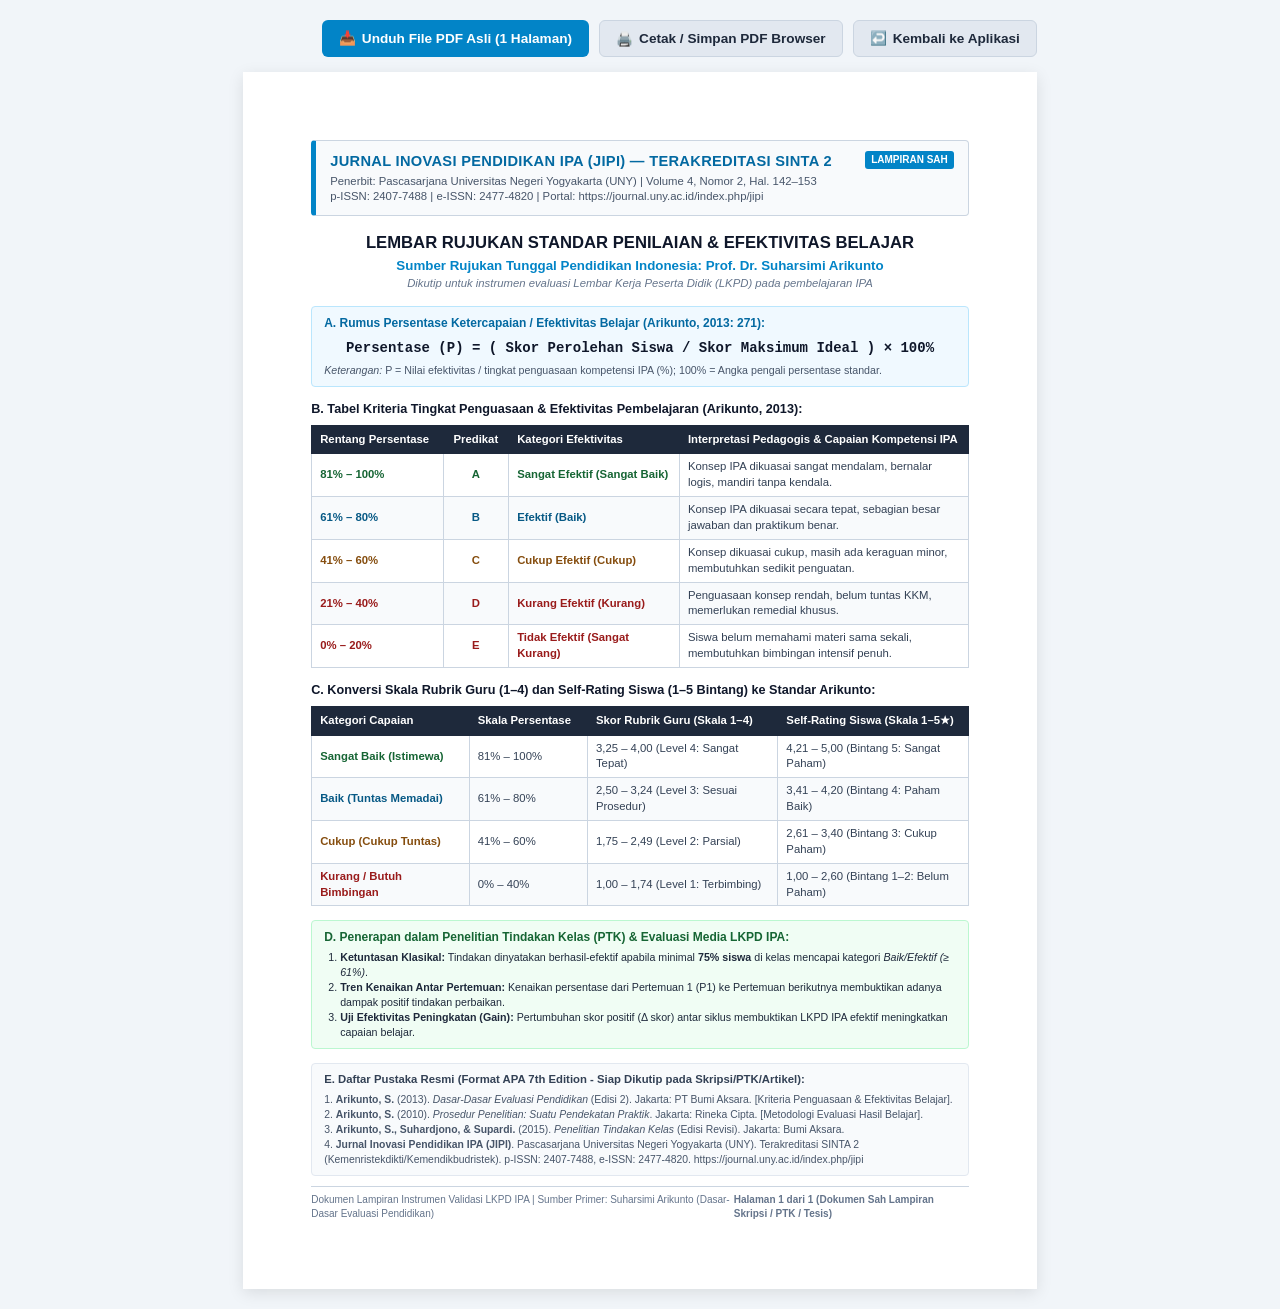
<file: rujukan-jurnal.html>
<!DOCTYPE html>
<html lang="id">
<head>
  <meta charset="UTF-8">
  <meta name="viewport" content="width=device-width, initial-scale=1.0">
  <title>Lampiran Rujukan Jurnal Efektivitas Belajar IPA - Suharsimi Arikunto</title>
  <style>
    @page {
      size: A4 portrait;
      margin: 1.2cm 1.5cm;
    }
    * {
      box-sizing: border-box;
      margin: 0;
      padding: 0;
      font-family: -apple-system, BlinkMacSystemFont, "Segoe UI", Roboto, "Helvetica Neue", Arial, sans-serif;
    }
    body {
      background-color: #f1f5f9;
      color: #1e293b;
      font-size: 11pt;
      line-height: 1.4;
      display: flex;
      justify-content: center;
      padding: 20px;
    }
    .page-container {
      background: #ffffff;
      width: 210mm;
      min-height: 297mm;
      padding: 18mm 18mm;
      box-shadow: 0 4px 15px rgba(0,0,0,0.1);
      position: relative;
    }
    .no-print {
      margin-bottom: 15px;
      display: flex;
      gap: 10px;
      justify-content: flex-end;
    }
    .btn {
      padding: 8px 16px;
      border-radius: 6px;
      font-weight: 600;
      font-size: 0.85rem;
      cursor: pointer;
      text-decoration: none;
      display: inline-flex;
      align-items: center;
      gap: 6px;
      border: 1px solid transparent;
    }
    .btn-primary { background: #0284c7; color: #fff; }
    .btn-primary:hover { background: #0369a1; }
    .btn-secondary { background: #e2e8f0; color: #1e293b; border-color: #cbd5e1; }
    .btn-secondary:hover { background: #cbd5e1; }

    /* Header Jurnal */
    .journal-header {
      border: 1px solid #cbd5e1;
      border-left: 5px solid #0284c7;
      background: #f8fafc;
      padding: 10px 14px;
      margin-bottom: 16px;
      border-radius: 4px;
    }
    .journal-title {
      font-size: 11pt;
      font-weight: bold;
      color: #0369a1;
      text-transform: uppercase;
      letter-spacing: 0.3px;
    }
    .journal-meta {
      font-size: 8.5pt;
      color: #475569;
      margin-top: 2px;
    }

    /* Judul Lampiran */
    .doc-title {
      text-align: center;
      margin-bottom: 14px;
    }
    .doc-title h1 {
      font-size: 12.5pt;
      font-weight: bold;
      color: #0f172a;
      text-transform: uppercase;
      line-height: 1.3;
    }
    .doc-title .subtitle {
      font-size: 10pt;
      font-weight: bold;
      color: #0284c7;
      margin-top: 3px;
    }
    .doc-title .note {
      font-size: 8.5pt;
      font-style: italic;
      color: #64748b;
    }

    /* Kotak Rumus */
    .formula-card {
      background: #f0f9ff;
      border: 1px solid #bae6fd;
      padding: 8px 12px;
      border-radius: 4px;
      margin-bottom: 14px;
    }
    .formula-title {
      font-size: 9pt;
      font-weight: bold;
      color: #0369a1;
      margin-bottom: 4px;
    }
    .formula-math {
      font-size: 10.5pt;
      font-weight: bold;
      text-align: center;
      color: #0f172a;
      padding: 4px 0;
      font-family: "Courier New", Courier, monospace;
    }
    .formula-desc {
      font-size: 8pt;
      color: #475569;
    }

    /* Tabel */
    .section-heading {
      font-size: 9.5pt;
      font-weight: bold;
      color: #0f172a;
      margin-bottom: 6px;
    }
    table {
      width: 100%;
      border-collapse: collapse;
      margin-bottom: 14px;
      font-size: 8.5pt;
    }
    th {
      background: #1e293b;
      color: #ffffff;
      padding: 6px 8px;
      text-align: left;
      font-weight: 600;
      border: 1px solid #1e293b;
    }
    td {
      padding: 5px 8px;
      border: 1px solid #cbd5e1;
      color: #334155;
    }
    tr:nth-child(even) {
      background: #f8fafc;
    }
    .center { text-align: center; }
    .badge-a { font-weight: bold; color: #166534; }
    .badge-b { font-weight: bold; color: #075985; }
    .badge-c { font-weight: bold; color: #854d0e; }
    .badge-d { font-weight: bold; color: #991b1b; }
    .badge-e { font-weight: bold; color: #991b1b; }

    /* Box PTK */
    .ptk-card {
      background: #f0fdf4;
      border: 1px solid #bbf7d0;
      padding: 8px 12px;
      border-radius: 4px;
      margin-bottom: 14px;
    }
    .ptk-title {
      font-size: 9pt;
      font-weight: bold;
      color: #166534;
      margin-bottom: 4px;
    }
    .ptk-list {
      font-size: 8pt;
      color: #1e293b;
      padding-left: 16px;
      line-height: 1.4;
    }

    /* Pustaka */
    .ref-card {
      background: #f8fafc;
      border: 1px solid #e2e8f0;
      padding: 8px 12px;
      border-radius: 4px;
      margin-bottom: 10px;
    }
    .ref-title {
      font-size: 8.5pt;
      font-weight: bold;
      color: #334155;
      margin-bottom: 4px;
    }
    .ref-text {
      font-size: 7.8pt;
      color: #475569;
      line-height: 1.45;
    }

    /* Footer */
    .page-footer {
      border-top: 1px solid #cbd5e1;
      padding-top: 6px;
      display: flex;
      justify-content: space-between;
      font-size: 7.5pt;
      color: #64748b;
    }

    @media print {
      body {
        background: transparent;
        padding: 0;
      }
      .page-container {
        box-shadow: none;
        width: 100%;
        min-height: auto;
        padding: 0;
      }
      .no-print {
        display: none !important;
      }
    }
  </style>
</head>
<body>

  <div style="width: 210mm;">
    <!-- Tombol Aksi Non-Cetak -->
    <div class="no-print">
      <a href="RUJUKAN_EFEKTIVITAS_ARIKUNTO_JURNAL_IPA.pdf" download="RUJUKAN_EFEKTIVITAS_ARIKUNTO_JURNAL_IPA.pdf" class="btn btn-primary">
        <span>📥</span> Unduh File PDF Asli (1 Halaman)
      </a>
      <button onclick="window.print()" class="btn btn-secondary">
        <span>🖨️</span> Cetak / Simpan PDF Browser
      </button>
      <a href="index.html#tab-grafik" class="btn btn-secondary">
        <span>↩️</span> Kembali ke Aplikasi
      </a>
    </div>

    <!-- Halaman Dokumen A4 1 Lembar -->
    <div class="page-container">
      
      <!-- 1. Header Jurnal Ilmiah -->
      <div class="journal-header">
        <div style="display: flex; justify-content: space-between; align-items: flex-start;">
          <div>
            <div class="journal-title">Jurnal Inovasi Pendidikan IPA (JIPI) — Terakreditasi SINTA 2</div>
            <div class="journal-meta">
              Penerbit: Pascasarjana Universitas Negeri Yogyakarta (UNY) | Volume 4, Nomor 2, Hal. 142–153<br/>
              p-ISSN: 2407-7488 | e-ISSN: 2477-4820 | Portal: https://journal.uny.ac.id/index.php/jipi
            </div>
          </div>
          <span style="font-size: 7.5pt; background: #0284c7; color: #fff; padding: 2px 6px; border-radius: 3px; font-weight: bold;">LAMPIRAN SAH</span>
        </div>
      </div>

      <!-- 2. Judul Dokumen -->
      <div class="doc-title">
        <h1>Lembar Rujukan Standar Penilaian &amp; Efektivitas Belajar</h1>
        <div class="subtitle">Sumber Rujukan Tunggal Pendidikan Indonesia: Prof. Dr. Suharsimi Arikunto</div>
        <div class="note">Dikutip untuk instrumen evaluasi Lembar Kerja Peserta Didik (LKPD) pada pembelajaran IPA</div>
      </div>

      <!-- 3. Rumus Perhitungan -->
      <div class="formula-card">
        <div class="formula-title">A. Rumus Persentase Ketercapaian / Efektivitas Belajar (Arikunto, 2013: 271):</div>
        <div class="formula-math">
          Persentase (P) = ( Skor Perolehan Siswa / Skor Maksimum Ideal ) &times; 100%
        </div>
        <div class="formula-desc">
          <em>Keterangan:</em> <code>P</code> = Nilai efektivitas / tingkat penguasaan kompetensi IPA (%); <code>100%</code> = Angka pengali persentase standar.
        </div>
      </div>

      <!-- 4. Tabel Kriteria Tingkat Penguasaan & Efektivitas Belajar -->
      <div class="section-heading">B. Tabel Kriteria Tingkat Penguasaan &amp; Efektivitas Pembelajaran (Arikunto, 2013):</div>
      <table>
        <thead>
          <tr>
            <th style="width: 20%;">Rentang Persentase</th>
            <th style="width: 10%; text-align: center;">Predikat</th>
            <th style="width: 26%;">Kategori Efektivitas</th>
            <th style="width: 44%;">Interpretasi Pedagogis &amp; Capaian Kompetensi IPA</th>
          </tr>
        </thead>
        <tbody>
          <tr>
            <td class="badge-a">81% – 100%</td>
            <td class="center badge-a">A</td>
            <td class="badge-a">Sangat Efektif (Sangat Baik)</td>
            <td>Konsep IPA dikuasai sangat mendalam, bernalar logis, mandiri tanpa kendala.</td>
          </tr>
          <tr>
            <td class="badge-b">61% – 80%</td>
            <td class="center badge-b">B</td>
            <td class="badge-b">Efektif (Baik)</td>
            <td>Konsep IPA dikuasai secara tepat, sebagian besar jawaban dan praktikum benar.</td>
          </tr>
          <tr>
            <td class="badge-c">41% – 60%</td>
            <td class="center badge-c">C</td>
            <td class="badge-c">Cukup Efektif (Cukup)</td>
            <td>Konsep dikuasai cukup, masih ada keraguan minor, membutuhkan sedikit penguatan.</td>
          </tr>
          <tr>
            <td class="badge-d">21% – 40%</td>
            <td class="center badge-d">D</td>
            <td class="badge-d">Kurang Efektif (Kurang)</td>
            <td>Penguasaan konsep rendah, belum tuntas KKM, memerlukan remedial khusus.</td>
          </tr>
          <tr>
            <td class="badge-e">0% – 20%</td>
            <td class="center badge-e">E</td>
            <td class="badge-e">Tidak Efektif (Sangat Kurang)</td>
            <td>Siswa belum memahami materi sama sekali, membutuhkan bimbingan intensif penuh.</td>
          </tr>
        </tbody>
      </table>

      <!-- 5. Tabel Konversi Skala Rubrik Guru & Rating Siswa -->
      <div class="section-heading">C. Konversi Skala Rubrik Guru (1–4) dan Self-Rating Siswa (1–5 Bintang) ke Standar Arikunto:</div>
      <table>
        <thead>
          <tr style="background: #334155;">
            <th style="width: 24%;">Kategori Capaian</th>
            <th style="width: 18%;">Skala Persentase</th>
            <th style="width: 29%;">Skor Rubrik Guru (Skala 1–4)</th>
            <th style="width: 29%;">Self-Rating Siswa (Skala 1–5★)</th>
          </tr>
        </thead>
        <tbody>
          <tr>
            <td style="font-weight: 600; color: #166534;">Sangat Baik (Istimewa)</td>
            <td>81% – 100%</td>
            <td>3,25 – 4,00 (Level 4: Sangat Tepat)</td>
            <td>4,21 – 5,00 (Bintang 5: Sangat Paham)</td>
          </tr>
          <tr>
            <td style="font-weight: 600; color: #075985;">Baik (Tuntas Memadai)</td>
            <td>61% – 80%</td>
            <td>2,50 – 3,24 (Level 3: Sesuai Prosedur)</td>
            <td>3,41 – 4,20 (Bintang 4: Paham Baik)</td>
          </tr>
          <tr>
            <td style="font-weight: 600; color: #854d0e;">Cukup (Cukup Tuntas)</td>
            <td>41% – 60%</td>
            <td>1,75 – 2,49 (Level 2: Parsial)</td>
            <td>2,61 – 3,40 (Bintang 3: Cukup Paham)</td>
          </tr>
          <tr>
            <td style="font-weight: 600; color: #991b1b;">Kurang / Butuh Bimbingan</td>
            <td>0% – 40%</td>
            <td>1,00 – 1,74 (Level 1: Terbimbing)</td>
            <td>1,00 – 2,60 (Bintang 1–2: Belum Paham)</td>
          </tr>
        </tbody>
      </table>

      <!-- 6. Penerapan pada PTK & Uji Tren -->
      <div class="ptk-card">
        <div class="ptk-title">D. Penerapan dalam Penelitian Tindakan Kelas (PTK) &amp; Evaluasi Media LKPD IPA:</div>
        <ol class="ptk-list">
          <li><strong>Ketuntasan Klasikal:</strong> Tindakan dinyatakan berhasil-efektif apabila minimal <strong>75% siswa</strong> di kelas mencapai kategori <em>Baik/Efektif (&ge; 61%)</em>.</li>
          <li><strong>Tren Kenaikan Antar Pertemuan:</strong> Kenaikan persentase dari Pertemuan 1 (P1) ke Pertemuan berikutnya membuktikan adanya dampak positif tindakan perbaikan.</li>
          <li><strong>Uji Efektivitas Peningkatan (Gain):</strong> Pertumbuhan skor positif (&Delta; skor) antar siklus membuktikan LKPD IPA efektif meningkatkan capaian belajar.</li>
        </ol>
      </div>

      <!-- 7. Daftar Pustaka Resmi -->
      <div class="ref-card">
        <div class="ref-title">E. Daftar Pustaka Resmi (Format APA 7th Edition - Siap Dikutip pada Skripsi/PTK/Artikel):</div>
        <div class="ref-text">
          1. <strong>Arikunto, S.</strong> (2013). <em>Dasar-Dasar Evaluasi Pendidikan</em> (Edisi 2). Jakarta: PT Bumi Aksara. [Kriteria Penguasaan &amp; Efektivitas Belajar].<br/>
          2. <strong>Arikunto, S.</strong> (2010). <em>Prosedur Penelitian: Suatu Pendekatan Praktik</em>. Jakarta: Rineka Cipta. [Metodologi Evaluasi Hasil Belajar].<br/>
          3. <strong>Arikunto, S., Suhardjono, &amp; Supardi.</strong> (2015). <em>Penelitian Tindakan Kelas</em> (Edisi Revisi). Jakarta: Bumi Aksara.<br/>
          4. <strong>Jurnal Inovasi Pendidikan IPA (JIPI)</strong>. Pascasarjana Universitas Negeri Yogyakarta (UNY). Terakreditasi SINTA 2 (Kemenristekdikti/Kemendikbudristek). p-ISSN: 2407-7488, e-ISSN: 2477-4820. https://journal.uny.ac.id/index.php/jipi
        </div>
      </div>

      <!-- 8. Footer Halaman -->
      <div class="page-footer">
        <span>Dokumen Lampiran Instrumen Validasi LKPD IPA | Sumber Primer: Suharsimi Arikunto (Dasar-Dasar Evaluasi Pendidikan)</span>
        <strong>Halaman 1 dari 1 (Dokumen Sah Lampiran Skripsi / PTK / Tesis)</strong>
      </div>

    </div>
  </div>

</body>
</html>
</file>
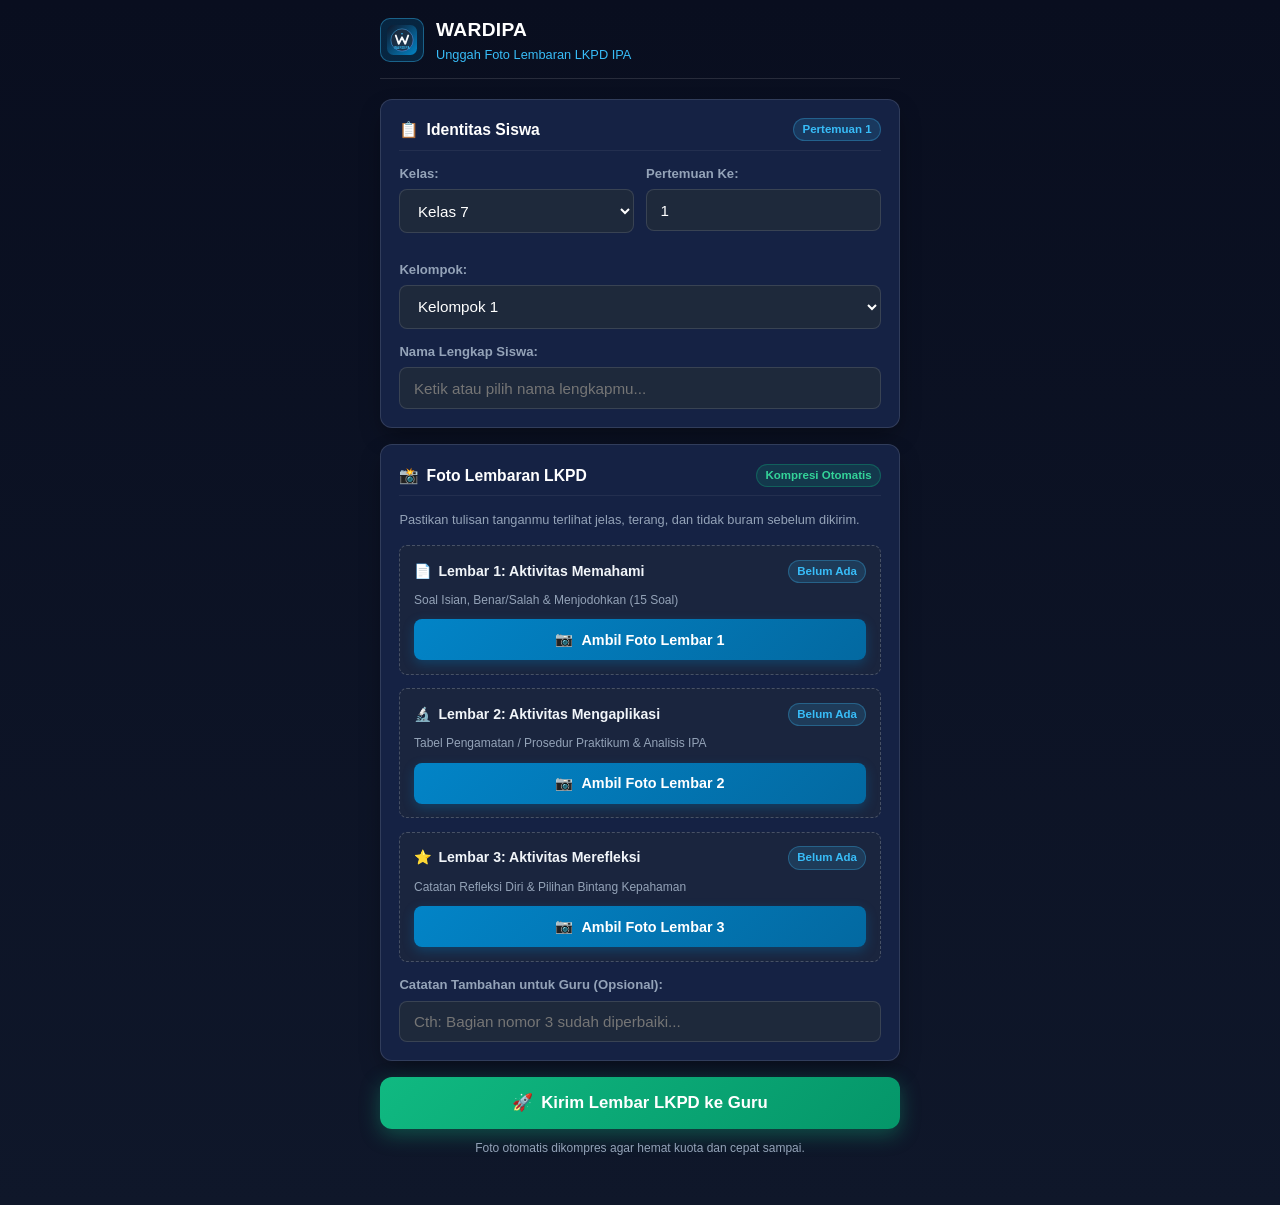
<file: upload.html>
﻿<!DOCTYPE html>
<html lang="id">
<head>
  <meta charset="UTF-8" />
  <meta name="viewport" content="width=device-width, initial-scale=1.0, maximum-scale=1.0, user-scalable=no" />
  <meta name="theme-color" content="#0284c7" />
  <title>Kirim Foto LKPD IPA - WARDIPA</title>
  <link rel="icon" type="image/svg+xml" href="icons/icon.svg" />
  <style>
    :root {
      --bg-main: #0b1329;
      --bg-card: #152244;
      --bg-surface: #1e293b;
      --primary: #0284c7;
      --primary-hover: #0369a1;
      --primary-light: #38bdf8;
      --success: #10b981;
      --warning: #f59e0b;
      --danger: #ef4444;
      --text-main: #f8fafc;
      --text-muted: #94a3b8;
      --border: rgba(255, 255, 255, 0.12);
      --radius: 12px;
      --radius-sm: 8px;
      --shadow: 0 10px 25px -5px rgba(0, 0, 0, 0.4);
    }

    * {
      box-sizing: border-box;
      margin: 0;
      padding: 0;
      -webkit-tap-highlight-color: transparent;
    }

    body {
      font-family: -apple-system, BlinkMacSystemFont, 'Segoe UI', Roboto, Helvetica, Arial, sans-serif;
      background: linear-gradient(180deg, #090e1f 0%, #0f172a 100%);
      color: var(--text-main);
      min-height: 100vh;
      padding: 1rem 0.85rem 3rem;
      line-height: 1.5;
    }

    .container {
      max-width: 520px;
      margin: 0 auto;
    }

    /* HEADER */
    .app-bar {
      display: flex;
      align-items: center;
      gap: 0.75rem;
      margin-bottom: 1.25rem;
      padding-bottom: 0.85rem;
      border-bottom: 1px solid var(--border);
    }
    .app-logo {
      width: 44px;
      height: 44px;
      border-radius: 10px;
      background: rgba(2, 132, 199, 0.2);
      padding: 6px;
      border: 1px solid rgba(56, 189, 248, 0.4);
    }
    .app-title {
      font-size: 1.2rem;
      font-weight: 700;
      color: #fff;
      letter-spacing: 0.3px;
    }
    .app-subtitle {
      font-size: 0.8rem;
      color: var(--primary-light);
      display: block;
    }

    /* CARD */
    .card {
      background: var(--bg-card);
      border: 1px solid var(--border);
      border-radius: var(--radius);
      padding: 1.15rem;
      margin-bottom: 1rem;
      box-shadow: var(--shadow);
    }
    .card-header {
      display: flex;
      align-items: center;
      justify-content: space-between;
      margin-bottom: 0.85rem;
      padding-bottom: 0.5rem;
      border-bottom: 1px solid rgba(255, 255, 255, 0.06);
    }
    .card-title {
      font-size: 0.98rem;
      font-weight: 600;
      color: #fff;
      display: flex;
      align-items: center;
      gap: 0.45rem;
    }
    .badge {
      font-size: 0.72rem;
      padding: 2px 8px;
      border-radius: 999px;
      font-weight: 600;
      background: rgba(56, 189, 248, 0.15);
      color: var(--primary-light);
      border: 1px solid rgba(56, 189, 248, 0.3);
    }

    /* FORM ELEMENTS */
    .form-group {
      margin-bottom: 0.85rem;
    }
    .form-group:last-child {
      margin-bottom: 0;
    }
    .label {
      display: block;
      font-size: 0.82rem;
      font-weight: 600;
      color: var(--text-muted);
      margin-bottom: 0.35rem;
    }
    .input-control, .select-control {
      width: 100%;
      padding: 0.7rem 0.85rem;
      background: var(--bg-surface);
      border: 1px solid var(--border);
      border-radius: var(--radius-sm);
      color: #fff;
      font-size: 0.95rem;
      outline: none;
      transition: border-color 0.2s;
    }
    .input-control:focus, .select-control:focus {
      border-color: var(--primary-light);
      box-shadow: 0 0 0 2px rgba(56, 189, 248, 0.2);
    }

    /* PHOTO UPLOAD SLOTS */
    .photo-slot {
      background: rgba(30, 41, 59, 0.6);
      border: 1.5px dashed rgba(255, 255, 255, 0.2);
      border-radius: var(--radius-sm);
      padding: 0.85rem;
      margin-bottom: 0.85rem;
      transition: all 0.2s ease;
    }
    .photo-slot.has-image {
      border-style: solid;
      border-color: var(--success);
      background: rgba(16, 185, 129, 0.08);
    }
    .slot-header {
      display: flex;
      justify-content: space-between;
      align-items: center;
      margin-bottom: 0.5rem;
    }
    .slot-title {
      font-size: 0.88rem;
      font-weight: 600;
      color: #f1f5f9;
      display: flex;
      align-items: center;
      gap: 0.4rem;
    }
    .slot-desc {
      font-size: 0.75rem;
      color: var(--text-muted);
      margin-bottom: 0.65rem;
      display: block;
    }

    .btn-camera {
      display: flex;
      align-items: center;
      justify-content: center;
      gap: 0.5rem;
      width: 100%;
      padding: 0.75rem;
      background: linear-gradient(135deg, #0284c7 0%, #0369a1 100%);
      color: #fff;
      border: none;
      border-radius: var(--radius-sm);
      font-size: 0.9rem;
      font-weight: 600;
      cursor: pointer;
      box-shadow: 0 4px 12px rgba(2, 132, 199, 0.3);
      transition: transform 0.1s, opacity 0.2s;
    }
    .btn-camera:active {
      transform: scale(0.98);
    }

    /* PREVIEW */
    .preview-box {
      display: none;
      position: relative;
      width: 100%;
      border-radius: var(--radius-sm);
      overflow: hidden;
      border: 1px solid rgba(255, 255, 255, 0.15);
      background: #000;
    }
    .preview-img {
      width: 100%;
      max-height: 260px;
      object-fit: contain;
      display: block;
    }
    .preview-meta {
      display: flex;
      justify-content: space-between;
      align-items: center;
      padding: 0.45rem 0.6rem;
      background: rgba(15, 23, 42, 0.9);
      font-size: 0.75rem;
    }
    .btn-retake {
      background: rgba(239, 68, 68, 0.2);
      color: #fca5a5;
      border: 1px solid rgba(239, 68, 68, 0.4);
      padding: 3px 8px;
      border-radius: 4px;
      font-size: 0.75rem;
      cursor: pointer;
    }

    /* SUBMIT BUTTON */
    .btn-submit {
      width: 100%;
      padding: 0.95rem;
      background: linear-gradient(135deg, #10b981 0%, #059669 100%);
      color: #fff;
      border: none;
      border-radius: var(--radius);
      font-size: 1.05rem;
      font-weight: 700;
      cursor: pointer;
      box-shadow: 0 6px 20px rgba(16, 185, 129, 0.35);
      display: flex;
      align-items: center;
      justify-content: center;
      gap: 0.5rem;
      transition: transform 0.1s, opacity 0.2s;
    }
    .btn-submit:disabled {
      opacity: 0.5;
      cursor: not-allowed;
    }
    .btn-submit:active:not(:disabled) {
      transform: scale(0.98);
    }

    /* PROGRESS OVERLAY */
    .progress-modal {
      display: none;
      position: fixed;
      inset: 0;
      background: rgba(0, 0, 0, 0.85);
      z-index: 999;
      justify-content: center;
      align-items: center;
      padding: 1.5rem;
      backdrop-filter: blur(4px);
    }
    .progress-box {
      background: var(--bg-card);
      border: 1px solid var(--border);
      border-radius: var(--radius);
      padding: 1.75rem;
      text-align: center;
      max-width: 380px;
      width: 100%;
      box-shadow: var(--shadow);
    }
    .spinner {
      width: 44px;
      height: 44px;
      border: 4px solid rgba(56, 189, 248, 0.2);
      border-top-color: var(--primary-light);
      border-radius: 50%;
      margin: 0 auto 1rem;
      animation: spin 0.8s linear infinite;
    }
    @keyframes spin {
      to { transform: rotate(360deg); }
    }

    /* SUCCESS SCREEN */
    .success-screen {
      display: none;
      text-align: center;
      padding: 2.5rem 1rem;
    }
    .success-icon {
      font-size: 3.5rem;
      margin-bottom: 1rem;
      display: inline-block;
      animation: bounce 0.6s ease;
    }
    @keyframes bounce {
      0%, 100% { transform: translateY(0); }
      50% { transform: translateY(-10px); }
    }
  </style>
</head>
<body>

  <div class="container">

    <!-- APP BAR -->
    <header class="app-bar">
      <div class="app-logo">
        <svg xmlns="http://www.w3.org/2000/svg" viewBox="0 0 512 512" width="100%" height="100%">
          <defs>
            <linearGradient id="bgGrad" x1="0%" y1="0%" x2="100%" y2="100%">
              <stop offset="0%" stop-color="#0f172a" />
              <stop offset="100%" stop-color="#0284c7" />
            </linearGradient>
            <linearGradient id="glowGrad" x1="0%" y1="0%" x2="100%" y2="100%">
              <stop offset="0%" stop-color="#38bdf8" />
              <stop offset="100%" stop-color="#818cf8" />
            </linearGradient>
          </defs>
          <rect width="512" height="512" rx="110" fill="url(#bgGrad)" />
          <circle cx="256" cy="256" r="190" fill="#1e293b" fill-opacity="0.8" stroke="url(#glowGrad)" stroke-width="8" />
          <path d="M150 180 L200 320 L256 210 L312 320 L362 180" fill="none" stroke="#f8fafc" stroke-width="32" stroke-linecap="round" stroke-linejoin="round" />
          <text x="256" y="410" text-anchor="middle" font-family="-apple-system, BlinkMacSystemFont, 'Segoe UI', Roboto, sans-serif" font-size="52" font-weight="900" fill="#38bdf8" letter-spacing="4">WARDIPA</text>
          <circle cx="256" cy="150" r="14" fill="#38bdf8" />
        </svg>
      </div>
      <div>
        <h1 class="app-title">WARDIPA</h1>
        <span class="app-subtitle">Unggah Foto Lembaran LKPD IPA</span>
      </div>
    </header>

    <!-- FORM PENGUMPULAN -->
    <main id="uploadFormSection">

      <!-- IDENTITAS SISWA -->
      <section class="card">
        <div class="card-header">
          <h2 class="card-title"><span>📋</span> Identitas Siswa</h2>
          <span class="badge" id="badgePertemuan">Pertemuan 1</span>
        </div>

        <div style="display: grid; grid-template-columns: 1fr 1fr; gap: 0.75rem; margin-bottom: 0.85rem;">
          <div class="form-group">
            <label class="label">Kelas:</label>
            <select id="selectKelas" class="select-control">
              <option value="Kelas 7">Kelas 7</option>
              <option value="Kelas 8">Kelas 8</option>
              <option value="Kelas 9">Kelas 9</option>
            </select>
          </div>
          <div class="form-group">
            <label class="label">Pertemuan Ke:</label>
            <input type="number" id="inputPertemuan" class="input-control" min="1" max="20" value="1" />
          </div>
        </div>

        <div class="form-group">
          <label class="label">Kelompok:</label>
          <select id="selectKelompok" class="select-control">
            <option value="Kelompok 1">Kelompok 1</option>
            <option value="Kelompok 2">Kelompok 2</option>
            <option value="Kelompok 3">Kelompok 3</option>
            <option value="Kelompok 4">Kelompok 4</option>
                      </select>
        </div>

        <div class="form-group">
          <label class="label">Nama Lengkap Siswa:</label>
          <input type="text" id="inputNamaSiswa" list="listNamaSiswa" class="input-control" placeholder="Ketik atau pilih nama lengkapmu..." required />
          <datalist id="listNamaSiswa"></datalist>
        </div>
      </section>

      <!-- FOTO LEMBAR LKPD (MULTI-LEMBAR) -->
      <section class="card">
        <div class="card-header">
          <h2 class="card-title"><span>📸</span> Foto Lembaran LKPD</h2>
          <span class="badge" style="background: rgba(16,185,129,0.15); color: #34d399; border-color: rgba(16,185,129,0.3);">
            Kompresi Otomatis
          </span>
        </div>
        <p style="font-size: 0.8rem; color: var(--text-muted); margin-bottom: 1rem;">
          Pastikan tulisan tanganmu terlihat jelas, terang, dan tidak buram sebelum dikirim.
        </p>

        <!-- LEMBAR 1: MEMAHAMI -->
        <div class="photo-slot" id="slot-1">
          <div class="slot-header">
            <span class="slot-title"><span>📄</span> Lembar 1: Aktivitas Memahami</span>
            <span class="badge" id="status-1">Belum Ada</span>
          </div>
          <span class="slot-desc">Soal Isian, Benar/Salah &amp; Menjodohkan (15 Soal)</span>
          
          <input type="file" id="file-1" accept="image/*" capture="environment" style="display: none;" />
          <button type="button" class="btn-camera" id="btn-camera-1">
            <span>📷</span> Ambil Foto Lembar 1
          </button>

          <div class="preview-box" id="preview-1">
            <img class="preview-img" id="img-1" alt="Lembar 1" />
            <div class="preview-meta">
              <span id="meta-1">Ukuran: -</span>
              <button type="button" class="btn-retake" id="retake-1">Foto Ulang</button>
            </div>
          </div>
        </div>

        <!-- LEMBAR 2: MENGAPLIKASI -->
        <div class="photo-slot" id="slot-2">
          <div class="slot-header">
            <span class="slot-title"><span>🔬</span> Lembar 2: Aktivitas Mengaplikasi</span>
            <span class="badge" id="status-2">Belum Ada</span>
          </div>
          <span class="slot-desc">Tabel Pengamatan / Prosedur Praktikum &amp; Analisis IPA</span>
          
          <input type="file" id="file-2" accept="image/*" capture="environment" style="display: none;" />
          <button type="button" class="btn-camera" id="btn-camera-2">
            <span>📷</span> Ambil Foto Lembar 2
          </button>

          <div class="preview-box" id="preview-2">
            <img class="preview-img" id="img-2" alt="Lembar 2" />
            <div class="preview-meta">
              <span id="meta-2">Ukuran: -</span>
              <button type="button" class="btn-retake" id="retake-2">Foto Ulang</button>
            </div>
          </div>
        </div>

        <!-- LEMBAR 3: MEREFLEKSI -->
        <div class="photo-slot" id="slot-3">
          <div class="slot-header">
            <span class="slot-title"><span>⭐</span> Lembar 3: Aktivitas Merefleksi</span>
            <span class="badge" id="status-3">Belum Ada</span>
          </div>
          <span class="slot-desc">Catatan Refleksi Diri &amp; Pilihan Bintang Kepahaman</span>
          
          <input type="file" id="file-3" accept="image/*" capture="environment" style="display: none;" />
          <button type="button" class="btn-camera" id="btn-camera-3">
            <span>📷</span> Ambil Foto Lembar 3
          </button>

          <div class="preview-box" id="preview-3">
            <img class="preview-img" id="img-3" alt="Lembar 3" />
            <div class="preview-meta">
              <span id="meta-3">Ukuran: -</span>
              <button type="button" class="btn-retake" id="retake-3">Foto Ulang</button>
            </div>
          </div>
        </div>

        <!-- CATATAN KHUSUS SISWA -->
        <div class="form-group" style="margin-top: 0.85rem;">
          <label class="label">Catatan Tambahan untuk Guru (Opsional):</label>
          <input type="text" id="inputCatatanSiswa" class="input-control" placeholder="Cth: Bagian nomor 3 sudah diperbaiki..." />
        </div>
      </section>

      <!-- TOMBOL SUBMIT -->
      <button type="button" id="btnSubmitAll" class="btn-submit">
        <span>🚀</span> Kirim Lembar LKPD ke Guru
      </button>
      <p style="text-align: center; font-size: 0.75rem; color: var(--text-muted); margin-top: 0.65rem;">
        Foto otomatis dikompres agar hemat kuota dan cepat sampai.
      </p>

    </main>

    <!-- LAYAR SUKSES -->
    <section id="successSection" class="card success-screen" style="display: none;">
      <div style="width: 76px; height: 76px; border-radius: 50%; background: rgba(16,185,129,0.18); border: 2px solid #10b981; display: flex; align-items: center; justify-content: center; margin: 0 auto 1.25rem; font-size: 2.5rem; box-shadow: 0 0 25px rgba(16,185,129,0.3);">
        ✅
      </div>
      <h2 style="color: #fff; font-size: 1.45rem; font-weight: 800; margin-bottom: 0.5rem; letter-spacing: -0.5px;">
        Foto LKPD Berhasil Dikirim!
      </h2>
      <p style="font-size: 0.92rem; color: #94a3b8; margin-bottom: 1.25rem; line-height: 1.5;">
        Terima kasih, <strong id="successNama" style="color: #38bdf8;">Siswa</strong>! Lembaran LKPD-mu telah tersimpan rapi di Google Drive guru dan langsung terhubung ke aplikasi penilaian.
      </p>
      
      <div style="background: rgba(15, 23, 42, 0.85); border: 1px solid rgba(255, 255, 255, 0.12); border-radius: var(--radius-sm); padding: 1.15rem; margin-bottom: 1.25rem; text-align: left; font-size: 0.86rem;">
        <div style="display: flex; justify-content: space-between; border-bottom: 1px solid rgba(255,255,255,0.06); padding-bottom: 0.45rem; margin-bottom: 0.45rem;">
          <span style="color: #94a3b8;">Kelas:</span>
          <strong id="successKelas" style="color: #fff;">-</strong>
        </div>
        <div style="display: flex; justify-content: space-between; border-bottom: 1px solid rgba(255,255,255,0.06); padding-bottom: 0.45rem; margin-bottom: 0.45rem;">
          <span style="color: #94a3b8;">Pertemuan:</span>
          <strong id="successPertemuan" style="color: #fff;">-</strong>
        </div>
        <div style="display: flex; justify-content: space-between; border-bottom: 1px solid rgba(255,255,255,0.06); padding-bottom: 0.45rem; margin-bottom: 0.45rem;">
          <span style="color: #94a3b8;">Kelompok:</span>
          <strong id="successKelompok" style="color: #fff;">-</strong>
        </div>
        <div style="display: flex; justify-content: space-between; border-bottom: 1px solid rgba(255,255,255,0.06); padding-bottom: 0.45rem; margin-bottom: 0.45rem;">
          <span style="color: #94a3b8;">Jumlah Foto:</span>
          <strong id="successJumlahFoto" style="color: #34d399; font-weight: bold;">-</strong>
        </div>
        <div style="display: flex; justify-content: space-between; padding-top: 0.2rem;">
          <span style="color: #94a3b8;">Folder Drive Guru:</span>
          <span id="successFolder" style="color: #38bdf8; font-family: monospace; font-size: 0.78rem; word-break: break-all;">-</span>
        </div>
      </div>

      <!-- DAFTAR LEMBAR TERKIRIM -->
      <div id="successListLembar" style="margin-bottom: 1.5rem; display: flex; flex-direction: column; gap: 0.45rem;"></div>

      <p style="font-size: 0.8rem; color: #64748b; margin-bottom: 1.5rem;">
        🔒 File foto tersimpan aman di akun Google Drive guru. Kamu boleh menutup tab browser ini.
      </p>

      <button type="button" id="btnKirimLagi" class="btn-camera" style="background: rgba(30, 41, 59, 0.9); border: 1px solid var(--border);">
        <span>🔄</span> Kirim Jawaban Lain / Siswa Lain
      </button>
    </section>

  </div>

  <!-- MODAL PROGRESS / LOADING -->
  <div id="progressModal" class="progress-modal">
    <div class="progress-box">
      <div class="spinner"></div>
      <h3 id="progressTitle" style="font-size: 1.05rem; color: #fff; margin-bottom: 0.4rem;">Mengompres Foto...</h3>
      <p id="progressDesc" style="font-size: 0.82rem; color: var(--text-muted);">Mohon tunggu sebentar, foto sedang diproses agar hemat kuota.</p>
    </div>
  </div>

  <!-- SCRIPT LOGIKA PENGUMPULAN SISWA -->
  <script>
    (function () {
      'use strict';

      // State Gambar yang Diunggah
      var photos = {
        1: null, // { base64, sizeKb, name }
        2: null,
        3: null
      };

      // Inisialisasi Daftar Nama Siswa per Kelas
      var ROSTER_SISWA = {
        'kelas 7': [
          'AKIFA NAILA','ALIF','ARRAZAK','DAVID','HUMAIRAH','IRMAWATI','KARMILA','LAILA NURFADILA','LUTFI','MIPTA',
          'MISKA MAULIDA','MUHAMMAD DZAKY AL-GAZALY','MUHAMMAD FIKRI','MUHAMMAD SULIPAN','MUHAMMAD YAHYA','NADILA',
          'NAJWA HASANA','VIONA AZZAHRA','MULYADI','MUHSIN'
        ],
        'kelas 8': [
          'AHMAD DHANI','AHMAD RIDWAN','AZISATUL GINAYA','FIKRAN','KHAIRUL UMAM','MOH ALIF','NUR AFIKA',
          'NURUL HIDAYAH','RESKI WAHYUNI','MUHAMMAD FADIL'
        ],
        'kelas 9': [
          'AHMAD RIFKI','DIMOS','ELISNA','FATUR RAHMAN','FIRDA','IRANTI','RISWAN','SABILA','SULFIKRAM'
        ]
      };

      function updateDatalistNamaSiswa(kelasName) {
        var dl = document.getElementById('listNamaSiswa');
        if (!dl) return;
        dl.innerHTML = '';
        var k = (kelasName || '').trim().toLowerCase();
        var list = ROSTER_SISWA[k] || [];
        list.forEach(function(nama) {
          var opt = document.createElement('option');
          opt.value = nama;
          dl.appendChild(opt);
        });
      }

      // Inisialisasi Parameter: query URL (?kelas=...&pertemuan=...)
      var urlParams = new URLSearchParams(window.location.search);
      var paramKelas = urlParams.get('kelas') || 'Kelas 7';
      var paramPertemuan = urlParams.get('pertemuan') || 1;
      var paramEndpoint = urlParams.get('endpoint') || '';

      var selK = document.getElementById('selectKelas');
      if (paramKelas && selK) {
        var exists = Array.from(selK.options).some(function (o) { return o.value.toLowerCase() === paramKelas.toLowerCase(); });
        if (!exists) {
          var opt = document.createElement('option');
          opt.value = paramKelas;
          opt.textContent = paramKelas;
          selK.appendChild(opt);
        }
        selK.value = paramKelas;
      }

      if (selK) {
        updateDatalistNamaSiswa(selK.value);
        selK.addEventListener('change', function(e) {
          updateDatalistNamaSiswa(e.target.value);
        });
      }

      if (paramPertemuan) {
        var inP = document.getElementById('inputPertemuan');
        inP.value = paramPertemuan;
        document.getElementById('badgePertemuan').textContent = 'Pertemuan ' + paramPertemuan;
      }

      document.getElementById('inputPertemuan').addEventListener('input', function (e) {
        document.getElementById('badgePertemuan').textContent = 'Pertemuan ' + (e.target.value || 1);
      });

      // Setup Kamera & Slot Foto
      [1, 2, 3].forEach(function (slotId) {
        var btnCam = document.getElementById('btn-camera-' + slotId);
        var fileInput = document.getElementById('file-' + slotId);
        var retakeBtn = document.getElementById('retake-' + slotId);

        btnCam.addEventListener('click', function () {
          fileInput.value = '';
          fileInput.click();
        });
        retakeBtn.addEventListener('click', function () {
          fileInput.value = '';
          fileInput.click();
        });

        fileInput.addEventListener('change', function (e) {
          var file = e.target.files && e.target.files[0];
          if (!file) return;

          showProgress('Memproses & Mengompres Foto...', 'Sedang merampingkan Lembar ' + slotId + ' agar hemat kuota...');

          compressImage(file, 1200, 0.72).then(function (compressed) {
            photos[slotId] = compressed;

            // Update UI
            document.getElementById('img-' + slotId).src = compressed.base64;
            document.getElementById('meta-' + slotId).textContent = 'Ukuran: ' + compressed.sizeKb + ' KB (Hemat & Jelas!)';
            document.getElementById('preview-' + slotId).style.display = 'block';
            btnCam.style.display = 'none';

            var badge = document.getElementById('status-' + slotId);
            badge.textContent = 'Siap Kirim';
            badge.className = 'badge';
            badge.style.background = 'rgba(16,185,129,0.15)';
            badge.style.color = '#34d399';
            badge.style.borderColor = 'rgba(16,185,129,0.4)';

            document.getElementById('slot-' + slotId).classList.add('has-image');
            hideProgress();
          }).catch(function (err) {
            hideProgress();
            console.error(err);
            alert('Gagal memproses foto. Silakan coba pilih foto kembali.');
          });
        });
      });

      // Kompresi Gambar Cerdas (Client-Side Canvas)
      function compressImage(file, maxDim, quality) {
        if (!maxDim) maxDim = 1200;
        if (!quality) quality = 0.72;

        return new Promise(function (resolve, reject) {
          var reader = new FileReader();
          reader.readAsDataURL(file);
          reader.onload = function (event) {
            var img = new Image();
            img.src = event.target.result;
            img.onload = function () {
              var w = img.width;
              var h = img.height;

              if (w > maxDim || h > maxDim) {
                if (w > h) {
                  h = Math.round((h * maxDim) / w);
                  w = maxDim;
                } else {
                  w = Math.round((w * maxDim) / h);
                  h = maxDim;
                }
              }

              var canvas = document.createElement('canvas');
              canvas.width = w;
              canvas.height = h;
              var ctx = canvas.getContext('2d');
              ctx.drawImage(img, 0, 0, w, h);

              var base64 = canvas.toDataURL('image/jpeg', quality);
              var sizeKb = Math.round((base64.length * 3) / 4 / 1024);

              resolve({
                base64: base64,
                sizeKb: sizeKb,
                name: file.name
              });
            };
            img.onerror = reject;
          };
          reader.onerror = reject;
        });
      }

      function showProgress(title, desc) {
        document.getElementById('progressTitle').textContent = title;
        document.getElementById('progressDesc').textContent = desc;
        document.getElementById('progressModal').style.display = 'flex';
      }

      function hideProgress() {
        document.getElementById('progressModal').style.display = 'none';
      }

      // Fungsi Pengiriman Berjenjang (google.script.run -> fallback fetch POST -> fallback offline)
      function submitPayload(payload, onDone) {
        var DEFAULT_GAS_ENDPOINT = 'https://script.google.com/macros/s/AKfycbyUbje5oXG3BzOSqqnCNzJDsUUIcVBkXDK2RCDTntPMwDdlsxgtCZod070oFUXUDQpxrw/exec';
        var scriptUrl = paramEndpoint || localStorage.getItem('wardipa_gas_endpoint') || DEFAULT_GAS_ENDPOINT;

        function doFetchPost() {
          if (!scriptUrl) {
            saveToLocalQueue();
            return;
          }
          fetch(scriptUrl, {
            method: 'POST',
            headers: { 'Content-Type': 'text/plain;charset=utf-8' },
            body: JSON.stringify(payload)
          })
          .then(function (r) { return r.json(); })
          .then(function (res) {
            if (res && res.status === 'success') onDone(null, res);
            else onDone(new Error((res && res.message) || 'Gagal menyimpan foto ke Google Drive'));
          })
          .catch(function (err) {
            console.warn('Fetch POST gagal, simpan ke antrean lokal:', err);
            saveToLocalQueue();
          });
        }

        function saveToLocalQueue() {
          var LOCAL_SUBMISSIONS_KEY = 'wardipa_submissions_queue';
          var queue = JSON.parse(localStorage.getItem(LOCAL_SUBMISSIONS_KEY) || '[]');
          queue.push(payload);
          localStorage.setItem(LOCAL_SUBMISSIONS_KEY, JSON.stringify(queue));
          onDone(null, { status: 'success', local: true });
        }

        // 1. Coba google.script.run jika di dalam Google Apps Script Web App
        if (typeof google !== 'undefined' && google.script && google.script.run) {
          google.script.run
            .withSuccessHandler(function (res) {
              if (res && res.status === 'success') {
                onDone(null, res);
              } else {
                doFetchPost();
              }
            })
            .withFailureHandler(function (err) {
              console.warn('google.script.run error, coba fetch POST:', err);
              doFetchPost();
            })
            .saveStudentSubmission(payload);
          return;
        }

        // 2. Fetch POST biasa jika dibuka via standalone link
        doFetchPost();
      }

      // Tombol Kirim Seluruh Lembar
      document.getElementById('btnSubmitAll').addEventListener('click', function () {
        var nama = document.getElementById('inputNamaSiswa').value.trim();
        if (!nama) {
          alert('Mohon isi Nama Lengkap Siswa terlebih dahulu!');
          document.getElementById('inputNamaSiswa').focus();
          return;
        }

        var countPhotos = Object.values(photos).filter(Boolean).length;
        if (countPhotos === 0) {
          alert('Mohon ambil minimal 1 foto lembaran LKPD sebelum mengirim!');
          return;
        }

        var kelas = document.getElementById('selectKelas').value;
        var kelompok = document.getElementById('selectKelompok').value;
        var pertemuan = document.getElementById('inputPertemuan').value || 1;
        var catatan = document.getElementById('inputCatatanSiswa').value.trim();

        // Buat Payload Pengiriman
        var payload = {
          nama_siswa: nama,
          kelas: kelas,
          kelompok: kelompok,
          pertemuan_ke: Number(pertemuan),
          catatan_siswa: catatan,
          timestamp: new Date().toISOString(),
          lembar: []
        };

        var LABELS = { 1: 'Memahami', 2: 'Mengaplikasi', 3: 'Merefleksi' };
        [1, 2, 3].forEach(function (id) {
          if (photos[id]) {
            payload.lembar.push({
              no_lembar: id,
              label: LABELS[id],
              base64: photos[id].base64,
              size_kb: photos[id].sizeKb
            });
          }
        });

        showProgress('Mengirim ke Google Drive Guru...', 'Menyimpan foto lembaran LKPD ke folder siswa...');

        submitPayload(payload, function (err, res) {
          hideProgress();
          if (err) {
            console.error('Submission error:', err);
            alert('Gagal mengunggah foto ke Google Drive Guru!\n\nPenyebab: ' + (err.message || err));
          } else {
            document.getElementById('uploadFormSection').style.display = 'none';
            document.getElementById('successNama').textContent = nama;
            document.getElementById('successKelas').textContent = kelas;
            document.getElementById('successPertemuan').textContent = 'Pertemuan ' + pertemuan;
            document.getElementById('successKelompok').textContent = kelompok;
            document.getElementById('successJumlahFoto').textContent = countPhotos + ' Lembar Foto Tersimpan';
            document.getElementById('successFolder').textContent = 'WARDIPA_LKPD / ' + kelas + ' / Pertemuan_' + pertemuan + ' / ' + nama;

            var listElem = document.getElementById('successListLembar');
            if (listElem) {
              listElem.innerHTML = '';
              [1, 2, 3].forEach(function (id) {
                if (photos[id]) {
                  var row = document.createElement('div');
                  row.style.cssText = 'display: flex; justify-content: space-between; align-items: center; background: rgba(16,185,129,0.12); border: 1px solid rgba(16,185,129,0.3); border-radius: 6px; padding: 0.5rem 0.75rem; font-size: 0.82rem; color: #a7f3d0; margin-bottom: 0.35rem;';
                  row.innerHTML = '<span>📄 Lembar ' + id + ': ' + LABELS[id] + '</span><span style="font-weight: 700;">Tersimpan ✅</span>';
                  listElem.appendChild(row);
                }
              });
            }

            document.getElementById('successSection').style.display = 'block';
            window.scrollTo({ top: 0, behavior: 'smooth' });

            if (navigator.vibrate) {
              try { navigator.vibrate([100, 50, 100]); } catch (_) {}
            }
          }
        });
      });

      // Tombol Kirim Lagi
      document.getElementById('btnKirimLagi').addEventListener('click', function () {
        window.location.reload();
      });

    })();
  </script>

</body>
</html>
</file>
